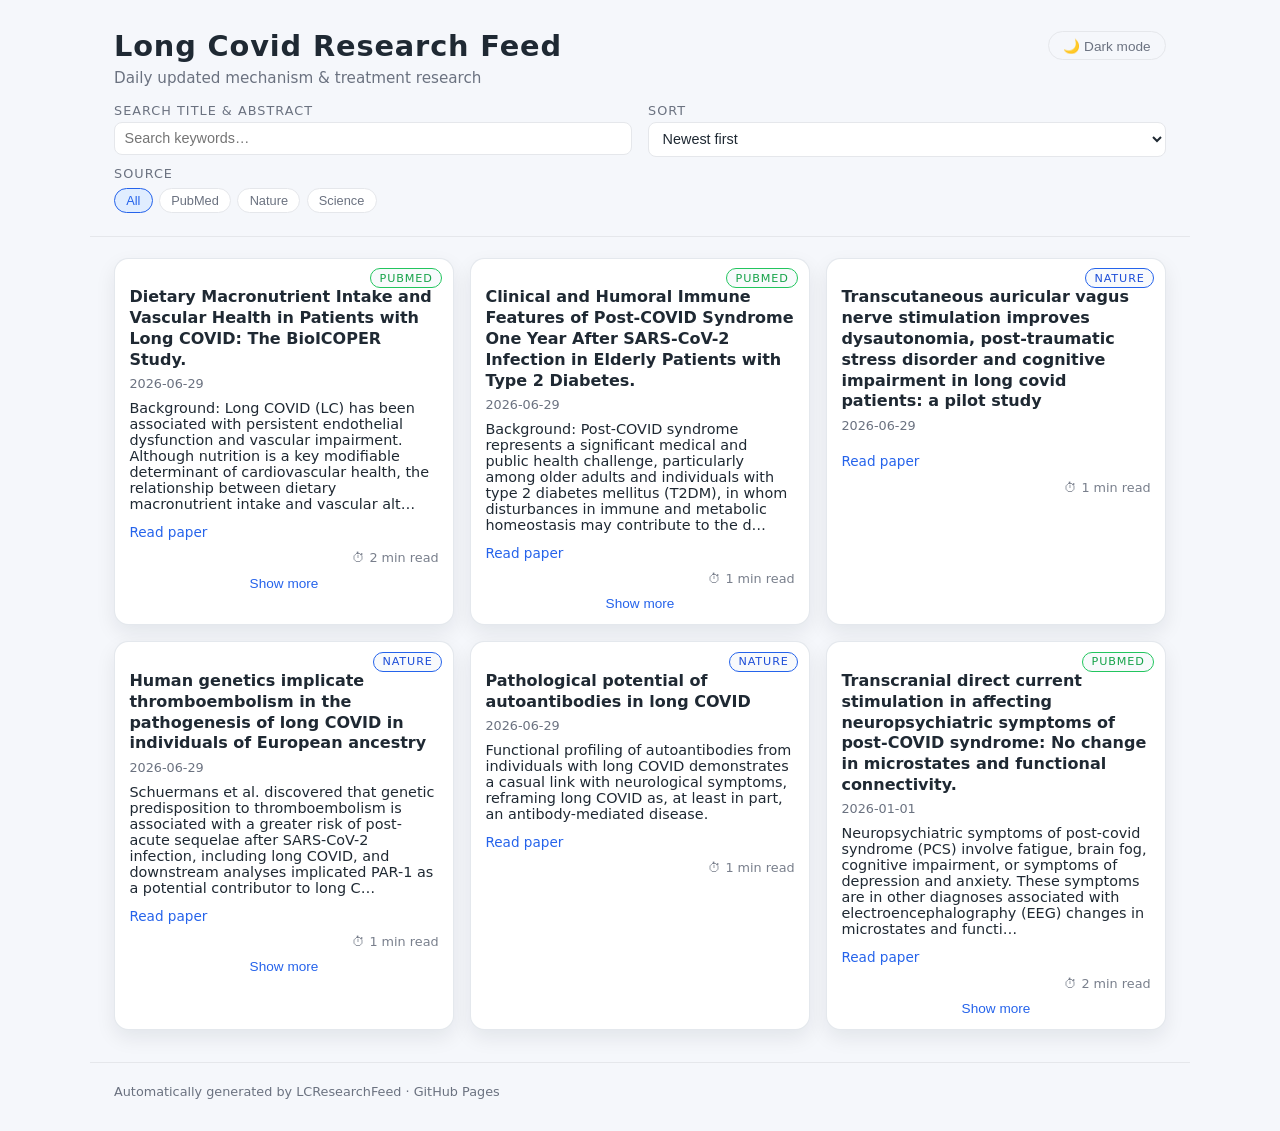
<file: Legacy/index.html>
<!DOCTYPE html>
<html lang="en">
<head>
    <meta charset="UTF-8">
    <title>Long Covid Research Feed</title>
    <meta name="viewport" content="width=device-width, initial-scale=1">
    <link rel="stylesheet" href="style.css">
</head>

<body>
<header class="header">
    <div class="header-top">
        <h1>Long Covid Research Feed</h1>
        <button id="darkToggle" class="btn btn-ghost">🌙 Dark mode</button>
    </div>
    <p class="subtitle">Daily updated mechanism &amp; treatment research</p>
</header>

<section class="controls">
    <div class="controls-row">
        <div class="control-group">
            <label for="searchInput">Search title &amp; abstract</label>
            <input id="searchInput" type="text" placeholder="Search keywords…">
        </div>
        <div class="control-group">
            <label for="sortSelect">Sort</label>
            <select id="sortSelect">
                <option value="date_desc">Newest first</option>
                <option value="date_asc">Oldest first</option>
                <option value="title_asc">Title A–Z</option>
                <option value="title_desc">Title Z–A</option>
            </select>
        </div>
    </div>

    <div class="controls-row">
        <div class="control-group">
            <span class="control-label">Source</span>
            <div class="chip-group" id="sourceFilters">
                <button class="chip chip-active" data-source="all">All</button>
                <button class="chip" data-source="pubmed">PubMed</button>
                <button class="chip" data-source="nature">Nature</button>
                <button class="chip" data-source="science">Science</button>
            </div>
        </div>
    </div>
</section>

<main class="container">
    <div id="cardsWrapper" class="cards-grid">
        <!-- SCRAPER_INJECT_START -->
<div class="paper-card">
    <h2>Dietary Macronutrient Intake and Vascular Health in Patients with Long COVID: The BioICOPER Study.</h2>
    <div class="date">2026-06-29</div>

    <!-- Visible abstract (initially full, JS will collapse it) -->
    <p class="abstract" data-full="Background: Long COVID (LC) has been associated with persistent endothelial dysfunction and vascular impairment. Although nutrition is a key modifiable determinant of cardiovascular health, the relationship between dietary macronutrient intake and vascular alterations in LC remains poorly understood. Objective: To evaluate the association between dietary macronutrient intake and markers of vascular structure, arterial stiffness, and vascular aging in patients with LC, including potential sex differences. Methods: We conducted a cross-sectional study including 304 patients with LC. Dietary intake was assessed using a validated 7-day dietary record (EVIDENT study). Vascular evaluation included carotid intima-media thickness (cIMT), carotid-femoral pulse wave velocity (cfPWV), brachial-ankle pulse wave velocity (baPWV), cardio-ankle vascular index (CAVI), augmentation index adjusted to a heart rate of 75 beats per minute (AIx@75), and vascular aging index (VAI), measured using carotid ultrasound and validated devices (SphygmoCor® and VaSera®). Results: The mean age was 53 ± 12, higher in men (p = 0.001). The study included 207 women (68%) and 97 men (32%). Energy intake and carbohydrate intake in g/day showed a negative association with cfPWV in Model 2 (energy intake: β = -0.06; 95% CI: -0.11 to -0.01; p = 0.02; carbohydrate intake: β = -0.47; 95% CI: -0.87 to -0.07; p = 0.02). The percentage of carbohydrate/total energy intake was positively associated with AIx@75 in Model 2 (β = 0.8; 95% CI 0.12 to 1.49; p = 0.02), and percentage of fat/total energy intake showed a consistent inverse association (β = -0.30; 95% CI: -0.49 to -0.11; p = 0.002). No significant associations were observed for cIMT, baPWV, CAVI or VAI. Conclusions: In patients with LC, total energy intake and absolute carbohydrate intake were negatively associated with cfPWV, whereas the relative contribution of carbohydrates and fats to total energy intake showed divergent associations with AIx@75. These findings suggest that both absolute macronutrient intake and relative macronutrient distribution may be related to central arterial stiffness and wave reflection parameters LC. However, given the cross-sectional design of the study, these results should be interpreted as exploratory and do not allow causal inference. Further longitudinal and interventional studies are needed to confirm these findings and to assess whether nutritional strategies may contribute to modulating vascular risk in this population.">Background: Long COVID (LC) has been associated with persistent endothelial dysfunction and vascular impairment. Although nutrition is a key modifiable determinant of cardiovascular health, the relationship between dietary macronutrient intake and vascular alterations in LC remains poorly understood. Objective: To evaluate the association between dietary macronutrient intake and markers of vascular structure, arterial stiffness, and vascular aging in patients with LC, including potential sex differences. Methods: We conducted a cross-sectional study including 304 patients with LC. Dietary intake was assessed using a validated 7-day dietary record (EVIDENT study). Vascular evaluation included carotid intima-media thickness (cIMT), carotid-femoral pulse wave velocity (cfPWV), brachial-ankle pulse wave velocity (baPWV), cardio-ankle vascular index (CAVI), augmentation index adjusted to a heart rate of 75 beats per minute (AIx@75), and vascular aging index (VAI), measured using carotid ultrasound and validated devices (SphygmoCor® and VaSera®). Results: The mean age was 53 ± 12, higher in men (p = 0.001). The study included 207 women (68%) and 97 men (32%). Energy intake and carbohydrate intake in g/day showed a negative association with cfPWV in Model 2 (energy intake: β = -0.06; 95% CI: -0.11 to -0.01; p = 0.02; carbohydrate intake: β = -0.47; 95% CI: -0.87 to -0.07; p = 0.02). The percentage of carbohydrate/total energy intake was positively associated with AIx@75 in Model 2 (β = 0.8; 95% CI 0.12 to 1.49; p = 0.02), and percentage of fat/total energy intake showed a consistent inverse association (β = -0.30; 95% CI: -0.49 to -0.11; p = 0.002). No significant associations were observed for cIMT, baPWV, CAVI or VAI. Conclusions: In patients with LC, total energy intake and absolute carbohydrate intake were negatively associated with cfPWV, whereas the relative contribution of carbohydrates and fats to total energy intake showed divergent associations with AIx@75. These findings suggest that both absolute macronutrient intake and relative macronutrient distribution may be related to central arterial stiffness and wave reflection parameters LC. However, given the cross-sectional design of the study, these results should be interpreted as exploratory and do not allow causal inference. Further longitudinal and interventional studies are needed to confirm these findings and to assess whether nutritional strategies may contribute to modulating vascular risk in this population.</p>

    <a href="https://pubmed.ncbi.nlm.nih.gov/42356414/" target="_blank">Read paper</a>

    <!-- Read-time placeholder -->
    <span class="read-time"></span>
</div>

<div class="paper-card">
    <h2>Transcranial direct current stimulation in affecting neuropsychiatric symptoms of post-COVID syndrome: No change in microstates and functional connectivity.</h2>
    <div class="date">2026-01-01</div>

    <!-- Visible abstract (initially full, JS will collapse it) -->
    <p class="abstract" data-full="Neuropsychiatric symptoms of post-covid syndrome (PCS) involve fatigue, brain fog, cognitive impairment, or symptoms of depression and anxiety. These symptoms are in other diagnoses associated with electroencephalography (EEG) changes in microstates and functional connectivity. Transcranial direct current stimulation (tDCS) is effective in alleviating certain abovementioned symptoms in other diagnoses. The main objective was to evaluate EEG changes in PCS patients after tDCS intervention.A randomised control trial (registered in ISRCTN database, No.: ISRCTN10942585) with 35 participants (n = 33 received the intervention) involved 20 applications (over four weeks) of tDCS (anode over F3, cathode over F4, duration 30 min, intensity 2mA). Participants were divided into active (n = 16) and sham (n = 17) groups. Resting-state EEG was measured at baseline, after two weeks (T1), and after the intervention (four weeks, T2) as an exploratory endpoint. Microstates and functional connectivity between F3 and F4 were analysed; differences between active and sham groups in change from baseline to T1 and from baseline to T2 were evaluated.EEG measurements from 26 participants (n = 13 for active and n = 13 for sham group) were included into the statistical analysis. No significant results were found. No serious adverse events were noted.We did not find a significant difference in selected EEG parameters between active and sham groups. The possible reasons include choice of tDCS parameters (electrode montage or stimulation duration), and EEG variables selected for evaluation (microstates and functional connectivity). These results are in line with the results of cognitive and clinical assessment. However, the EEG endpoints were exploratory and the study was primarily powered for clinical results, therefore small effects cannot be excluded due to limited statistical power.Copyright: © 2026 Biačková et al. This is an open access article distributed under the terms of the Creative Commons Attribution License, which permits unrestricted use, distribution, and reproduction in any medium, provided the original author and source are credited.">Neuropsychiatric symptoms of post-covid syndrome (PCS) involve fatigue, brain fog, cognitive impairment, or symptoms of depression and anxiety. These symptoms are in other diagnoses associated with electroencephalography (EEG) changes in microstates and functional connectivity. Transcranial direct current stimulation (tDCS) is effective in alleviating certain abovementioned symptoms in other diagnoses. The main objective was to evaluate EEG changes in PCS patients after tDCS intervention.A randomised control trial (registered in ISRCTN database, No.: ISRCTN10942585) with 35 participants (n = 33 received the intervention) involved 20 applications (over four weeks) of tDCS (anode over F3, cathode over F4, duration 30 min, intensity 2mA). Participants were divided into active (n = 16) and sham (n = 17) groups. Resting-state EEG was measured at baseline, after two weeks (T1), and after the intervention (four weeks, T2) as an exploratory endpoint. Microstates and functional connectivity between F3 and F4 were analysed; differences between active and sham groups in change from baseline to T1 and from baseline to T2 were evaluated.EEG measurements from 26 participants (n = 13 for active and n = 13 for sham group) were included into the statistical analysis. No significant results were found. No serious adverse events were noted.We did not find a significant difference in selected EEG parameters between active and sham groups. The possible reasons include choice of tDCS parameters (electrode montage or stimulation duration), and EEG variables selected for evaluation (microstates and functional connectivity). These results are in line with the results of cognitive and clinical assessment. However, the EEG endpoints were exploratory and the study was primarily powered for clinical results, therefore small effects cannot be excluded due to limited statistical power.Copyright: © 2026 Biačková et al. This is an open access article distributed under the terms of the Creative Commons Attribution License, which permits unrestricted use, distribution, and reproduction in any medium, provided the original author and source are credited.</p>

    <a href="https://pubmed.ncbi.nlm.nih.gov/42361028/" target="_blank">Read paper</a>

    <!-- Read-time placeholder -->
    <span class="read-time"></span>
</div>

<div class="paper-card">
    <h2>Clinical and Humoral Immune Features of Post-COVID Syndrome One Year After SARS-CoV-2 Infection in Elderly Patients with Type 2 Diabetes.</h2>
    <div class="date">2026-06-29</div>

    <!-- Visible abstract (initially full, JS will collapse it) -->
    <p class="abstract" data-full="Background: Post-COVID syndrome represents a significant medical and public health challenge, particularly among older adults and individuals with type 2 diabetes mellitus (T2DM), in whom disturbances in immune and metabolic homeostasis may contribute to the development and persistence of symptoms following SARS-CoV-2 infection. Objective: To investigate the clinical, immunological, and metabolic characteristics of post-COVID syndrome in older adults with T2DM. Methods: A cross-sectional comparative study was conducted involving 141 patients aged ≥ 60 years who were evaluated more than one year after SARS-CoV-2 infection. Clinical data, anthropometric measurements, complete blood count parameters, biochemical markers, glycated hemoglobin (HbA1c), and SARS-CoV-2-specific IgG antibodies were assessed. Statistical analyses were performed using nonparametric methods, while Pearson&#39;s χ2 test was applied for categorical variables. A p-value < 0.05 was considered statistically significant. Results: Symptoms consistent with post-COVID syndrome one year after SARS-CoV-2 infection were identified in 53.2% of participants. No significant differences in anthropometric characteristics, hematological parameters, or most biochemical markers were observed between patients with and without post-COVID syndrome. Patients with T2DM exhibited higher fasting glucose, HbA1c, and SARS-CoV-2-specific IgG antibody levels, reflecting underlying metabolic characteristics and differences in humoral immune responses during the late post-COVID period. Conclusions: Post-COVID syndrome symptoms were frequently observed among older adults at the time of assessment, more than one year after SARS-CoV-2 infection, despite normalization of most laboratory parameters. In patients with T2DM, higher glucose, HbA1c, and antibody levels likely reflect underlying metabolic characteristics rather than a direct effect of post-COVID syndrome. Further longitudinal studies are warranted to clarify the long-term clinical significance of the observed metabolic and immunological findings.">Background: Post-COVID syndrome represents a significant medical and public health challenge, particularly among older adults and individuals with type 2 diabetes mellitus (T2DM), in whom disturbances in immune and metabolic homeostasis may contribute to the development and persistence of symptoms following SARS-CoV-2 infection. Objective: To investigate the clinical, immunological, and metabolic characteristics of post-COVID syndrome in older adults with T2DM. Methods: A cross-sectional comparative study was conducted involving 141 patients aged ≥ 60 years who were evaluated more than one year after SARS-CoV-2 infection. Clinical data, anthropometric measurements, complete blood count parameters, biochemical markers, glycated hemoglobin (HbA1c), and SARS-CoV-2-specific IgG antibodies were assessed. Statistical analyses were performed using nonparametric methods, while Pearson's χ2 test was applied for categorical variables. A p-value < 0.05 was considered statistically significant. Results: Symptoms consistent with post-COVID syndrome one year after SARS-CoV-2 infection were identified in 53.2% of participants. No significant differences in anthropometric characteristics, hematological parameters, or most biochemical markers were observed between patients with and without post-COVID syndrome. Patients with T2DM exhibited higher fasting glucose, HbA1c, and SARS-CoV-2-specific IgG antibody levels, reflecting underlying metabolic characteristics and differences in humoral immune responses during the late post-COVID period. Conclusions: Post-COVID syndrome symptoms were frequently observed among older adults at the time of assessment, more than one year after SARS-CoV-2 infection, despite normalization of most laboratory parameters. In patients with T2DM, higher glucose, HbA1c, and antibody levels likely reflect underlying metabolic characteristics rather than a direct effect of post-COVID syndrome. Further longitudinal studies are warranted to clarify the long-term clinical significance of the observed metabolic and immunological findings.</p>

    <a href="https://pubmed.ncbi.nlm.nih.gov/42357680/" target="_blank">Read paper</a>

    <!-- Read-time placeholder -->
    <span class="read-time"></span>
</div>

<div class="paper-card">
    <h2>Transcutaneous auricular vagus nerve stimulation improves dysautonomia, post-traumatic stress disorder and cognitive impairment in long covid patients: a pilot study</h2>
    <div class="date">2026-06-29</div>

    <!-- Visible abstract (initially full, JS will collapse it) -->
    <p class="abstract" data-full=""></p>

    <a href="https://www.nature.com/articles/s41598-026-52582-9" target="_blank">Read paper</a>

    <!-- Read-time placeholder -->
    <span class="read-time"></span>
</div>

<div class="paper-card">
    <h2>Human genetics implicate thromboembolism in the pathogenesis of long COVID in individuals of European ancestry</h2>
    <div class="date">2026-06-29</div>

    <!-- Visible abstract (initially full, JS will collapse it) -->
    <p class="abstract" data-full="Schuermans et al. discovered that genetic predisposition to thromboembolism is associated with a greater risk of post-acute sequelae after SARS-CoV-2 infection, including long COVID, and downstream analyses implicated PAR-1 as a potential contributor to long COVID.">Schuermans et al. discovered that genetic predisposition to thromboembolism is associated with a greater risk of post-acute sequelae after SARS-CoV-2 infection, including long COVID, and downstream analyses implicated PAR-1 as a potential contributor to long COVID.</p>

    <a href="https://www.nature.com/articles/s44161-025-00749-4" target="_blank">Read paper</a>

    <!-- Read-time placeholder -->
    <span class="read-time"></span>
</div>

<div class="paper-card">
    <h2>Pathological potential of autoantibodies in long COVID</h2>
    <div class="date">2026-06-29</div>

    <!-- Visible abstract (initially full, JS will collapse it) -->
    <p class="abstract" data-full="Functional profiling of autoantibodies from individuals with long COVID demonstrates a casual link with neurological symptoms, reframing long COVID as, at least in part, an antibody-mediated disease.">Functional profiling of autoantibodies from individuals with long COVID demonstrates a casual link with neurological symptoms, reframing long COVID as, at least in part, an antibody-mediated disease.</p>

    <a href="https://www.nature.com/articles/s41577-026-01326-x" target="_blank">Read paper</a>

    <!-- Read-time placeholder -->
    <span class="read-time"></span>
</div>
<!-- SCRAPER_INJECT_END -->
    </div>
</main>

<footer class="footer">
    <p>Automatically generated by LCResearchFeed · GitHub Pages</p>
</footer>

<script>
document.addEventListener("DOMContentLoaded", () => {
    const cardsWrapper = document.getElementById("cardsWrapper");
    const searchInput = document.getElementById("searchInput");
    const sortSelect = document.getElementById("sortSelect");
    const sourceFilters = document.getElementById("sourceFilters");
    const darkToggle = document.getElementById("darkToggle");

    let cards = Array.from(cardsWrapper.querySelectorAll(".paper-card"));

    // Enrich cards with source + collapsible abstract + real read-time
    cards.forEach(card => {
        const link = card.querySelector("a[href]");
        const dateEl = card.querySelector(".date");
        const abstractEl = card.querySelector(".abstract");

        const url = link ? link.getAttribute("href") : "";
        let source = "other";
        if (url.includes("pubmed")) source = "pubmed";
        else if (url.includes("nature.com")) source = "nature";
        else if (url.includes("science.org")) source = "science";

        card.dataset.source = source;

        // Badge
        const badge = document.createElement("span");
        badge.className = "source-badge source-" + source;
        badge.textContent = source.charAt(0).toUpperCase() + source.slice(1);
        card.insertBefore(badge, card.firstChild);

        // Collapsible abstract (uses full text from data-full)
        if (abstractEl) {
            const fullText = abstractEl.dataset.full.trim();

            if (fullText.length > 260) {
                const shortText = fullText.slice(0, 260) + "…";
                abstractEl.textContent = shortText;

                const toggleBtn = document.createElement("button");
                toggleBtn.className = "btn btn-link";
                toggleBtn.textContent = "Show more";
                let expanded = false;

                toggleBtn.addEventListener("click", () => {
                    expanded = !expanded;
                    abstractEl.textContent = expanded ? fullText : shortText;
                    toggleBtn.textContent = expanded ? "Show less" : "Show more";
                });

                card.appendChild(toggleBtn);
            }
        }

        // ⭐ REAL READ-TIME (correct full abstract)
        const readTimeEl = card.querySelector(".read-time");
        if (abstractEl && readTimeEl) {
            const full = abstractEl.dataset.full.trim();
            const words = full.split(/\s+/).length;
            const minutes = Math.max(1, Math.round(words / 200));
            readTimeEl.textContent = `${minutes} min read`;
        }

        // Normalize date for sorting
        if (dateEl) {
            const raw = dateEl.textContent.trim();
            card.dataset.date = raw;
        }
    });

    function applyFilters() {
        const query = searchInput.value.toLowerCase();
        const sortMode = sortSelect.value;
        const activeSourceBtn = sourceFilters.querySelector(".chip-active");
        const sourceFilter = activeSourceBtn ? activeSourceBtn.dataset.source : "all";

        let visibleCards = cards.filter(card => {
            const title = card.querySelector("h2")?.textContent.toLowerCase() || "";
            const abstract = card.querySelector(".abstract")?.dataset.full.toLowerCase() || "";
            const source = card.dataset.source || "other";

            if (sourceFilter !== "all" && source !== sourceFilter) return false;
            if (query && !(title.includes(query) || abstract.includes(query))) return false;

            return true;
        });

        // Sort
        visibleCards.sort((a, b) => {
            const ta = a.querySelector("h2")?.textContent || "";
            const tb = b.querySelector("h2")?.textContent || "";
            const da = a.dataset.date || "";
            const db = b.dataset.date || "";

            if (sortMode === "date_desc") {
                return db.localeCompare(da);
            } else if (sortMode === "date_asc") {
                return da.localeCompare(db);
            } else if (sortMode === "title_asc") {
                return ta.localeCompare(tb);
            } else if (sortMode === "title_desc") {
                return tb.localeCompare(ta);
            }
            return 0;
        });

        // Render
        cardsWrapper.innerHTML = "";
        visibleCards.forEach(card => cardsWrapper.appendChild(card));
    }

    // Events
    searchInput.addEventListener("input", () => applyFilters());
    sortSelect.addEventListener("change", () => applyFilters());
    sourceFilters.addEventListener("click", (e) => {
        if (e.target.matches(".chip")) {
            sourceFilters.querySelectorAll(".chip").forEach(btn => btn.classList.remove("chip-active"));
            e.target.classList.add("chip-active");
            applyFilters();
        }
    });

    // Dark mode
    const storedTheme = localStorage.getItem("lc_theme");
    if (storedTheme === "dark") {
        document.body.classList.add("dark");
    }

    darkToggle.addEventListener("click", () => {
        document.body.classList.toggle("dark");
        const mode = document.body.classList.contains("dark") ? "dark" : "light";
        localStorage.setItem("lc_theme", mode);
    });

    applyFilters();
});
</script>


</body>
</html>
</file>
<file: Legacy/style.css>
:root {
    --bg: #f5f7fb;
    --bg-alt: #ffffff;
    --text: #1f2933;
    --muted: #6b7280;
    --accent: #2563eb;
    --accent-soft: #e0edff;
    --border: #e5e7eb;
    --card-shadow: 0 8px 20px rgba(15, 23, 42, 0.08);
}

body.dark {
    --bg: #0f172a;
    --bg-alt: #111827;
    --text: #e5e7eb;
    --muted: #9ca3af;
    --accent: #3b82f6;
    --accent-soft: #1e293b;
    --border: #1f2937;
    --card-shadow: 0 10px 24px rgba(0, 0, 0, 0.6);
}

* {
    box-sizing: border-box;
}

body {
    margin: 0;
    font-family: system-ui, -apple-system, BlinkMacSystemFont, "Segoe UI", sans-serif;
    background: var(--bg);
    color: var(--text);
}

/* Header */

.header {
    padding: 1.8rem 1.5rem 1rem;
    max-width: 1100px;
    margin: 0 auto;
}

.header-top {
    display: flex;
    justify-content: space-between;
    align-items: center;
    gap: 1rem;
}

.header h1 {
    margin: 0;
    font-size: 1.8rem;
    letter-spacing: 0.03em;
}

.subtitle {
    margin: 0.4rem 0 0;
    color: var(--muted);
    font-size: 0.95rem;
}

/* Controls */

.controls {
    max-width: 1100px;
    margin: 0 auto 0.5rem;
    padding: 0 1.5rem 0.8rem;
    border-bottom: 1px solid var(--border);
}

.controls-row {
    display: flex;
    flex-wrap: wrap;
    gap: 1rem;
    margin-bottom: 0.6rem;
}

.control-group {
    flex: 1 1 260px;
    display: flex;
    flex-direction: column;
    gap: 0.25rem;
}

.control-group label,
.control-label {
    font-size: 0.8rem;
    text-transform: uppercase;
    letter-spacing: 0.08em;
    color: var(--muted);
}

input[type="text"],
select {
    padding: 0.45rem 0.6rem;
    border-radius: 0.5rem;
    border: 1px solid var(--border);
    background: var(--bg-alt);
    color: var(--text);
    font-size: 0.9rem;
}

input[type="text"]:focus,
select:focus {
    outline: none;
    border-color: var(--accent);
    box-shadow: 0 0 0 1px var(--accent-soft);
}

/* Chips */

.chip-group {
    display: flex;
    flex-wrap: wrap;
    gap: 0.4rem;
    margin-top: 0.2rem;
}

.chip {
    border-radius: 999px;
    border: 1px solid var(--border);
    background: var(--bg-alt);
    color: var(--muted);
    padding: 0.25rem 0.7rem;
    font-size: 0.8rem;
    cursor: pointer;
    transition: background 0.15s ease, color 0.15s ease, border-color 0.15s ease;
}

.chip:hover {
    border-color: var(--accent);
    color: var(--accent);
}

.chip-active {
    background: var(--accent-soft);
    border-color: var(--accent);
    color: var(--accent);
}

/* Buttons */

.btn {
    border-radius: 999px;
    border: 1px solid transparent;
    padding: 0.35rem 0.9rem;
    font-size: 0.85rem;
    cursor: pointer;
    transition: background 0.15s ease, color 0.15s ease, border-color 0.15s ease, box-shadow 0.15s ease;
}

.btn-ghost {
    background: transparent;
    border-color: var(--border);
    color: var(--muted);
}

.btn-ghost:hover {
    border-color: var(--accent);
    color: var(--accent);
    box-shadow: 0 0 0 1px var(--accent-soft);
}

.btn-link {
    background: none;
    border: none;
    color: var(--accent);
    padding: 0;
    margin-top: 0.3rem;
    font-size: 0.85rem;
    cursor: pointer;
}

.btn-link:hover {
    text-decoration: underline;
}

/* Container & grid */

.container {
    max-width: 1100px;
    margin: 0 auto;
    padding: 0.8rem 1.5rem 2rem;
}

.cards-grid {
    display: grid;
    grid-template-columns: repeat(auto-fit, minmax(260px, 1fr));
    gap: 1rem;
}

/* Cards */

.paper-card {
    background: var(--bg-alt);
    border-radius: 0.9rem;
    padding: 1.8rem 0.9rem 0.8rem;
    box-shadow: var(--card-shadow);
    border: 1px solid rgba(148, 163, 184, 0.25);
    display: flex;
    flex-direction: column;
    gap: 0.35rem;
    position: relative;
    overflow: hidden;
    transition: transform 0.12s ease, box-shadow 0.12s ease, border-color 0.12s ease;
}

.paper-card:hover {
    transform: translateY(-2px);
    box-shadow: 0 12px 26px rgba(15, 23, 42, 0.12);
    border-color: rgba(59, 130, 246, 0.4);
}

.paper-card h2 {
    margin: 0;
    font-size: 1rem;
    line-height: 1.3;
}

.paper-card .date {
    font-size: 0.8rem;
    color: var(--muted);
}

.paper-card p {
    margin: 0.2rem 0 0;
    font-size: 0.9rem;
    color: var(--text);
}

.paper-card a {
    margin-top: 0.4rem;
    font-size: 0.85rem;
    color: var(--accent);
    text-decoration: none;
}

.paper-card a:hover {
    text-decoration: underline;
}

/* ⭐ READ-TIME (added) */

.read-time {
    display: block;
    text-align: right;
    margin-top: 0.3rem;
    font-size: 0.8rem;
    color: var(--muted);
    opacity: 0.9;
}

.read-time::before {
    content: "⏱ ";
}

/* Source badge */

.source-badge {
    position: absolute;
    top: 0.6rem;
    right: 0.7rem;
    font-size: 0.7rem;
    text-transform: uppercase;
    letter-spacing: 0.08em;
    padding: 0.15rem 0.5rem;
    border-radius: 999px;
    border: 1px solid rgba(148, 163, 184, 0.5);
    background: rgba(248, 250, 252, 0.9);
    color: var(--muted);
}

body.dark .source-badge {
    background: rgba(15, 23, 42, 0.9);
}

.source-pubmed {
    border-color: #22c55e;
    color: #16a34a;
}

.source-nature {
    border-color: #2563eb;
    color: #1d4ed8;
}

.source-science {
    border-color: #f97316;
    color: #ea580c;
}

/* Footer */

.footer {
    max-width: 1100px;
    margin: 0 auto;
    padding: 0.5rem 1.5rem 1.2rem;
    font-size: 0.8rem;
    color: var(--muted);
    border-top: 1px solid var(--border);
}

/* Responsive tweaks */

@media (max-width: 640px) {
    .header-top {
        flex-direction: column;
        align-items: flex-start;
    }

    .controls {
        padding-left: 1rem;
        padding-right: 1rem;
    }

    .container {
        padding-left: 1rem;
        padding-right: 1rem;
    }
}
</file>
